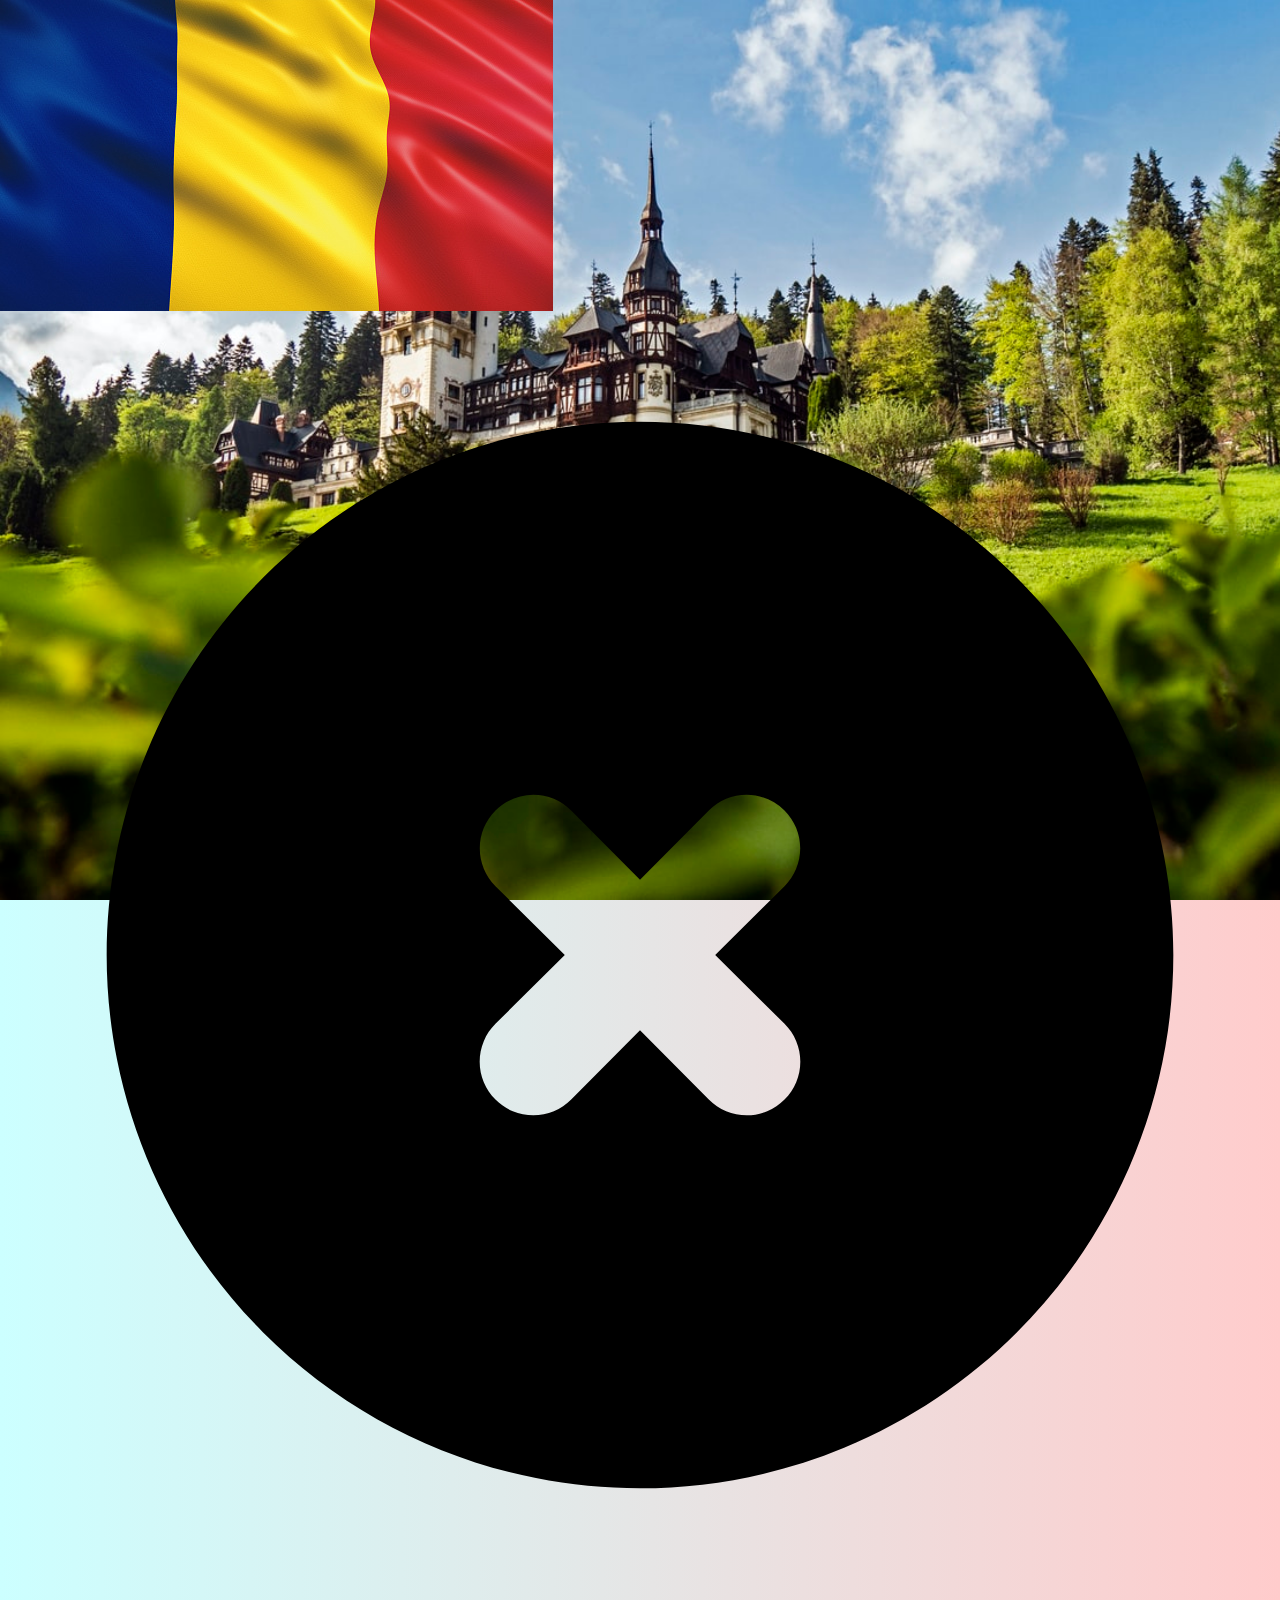
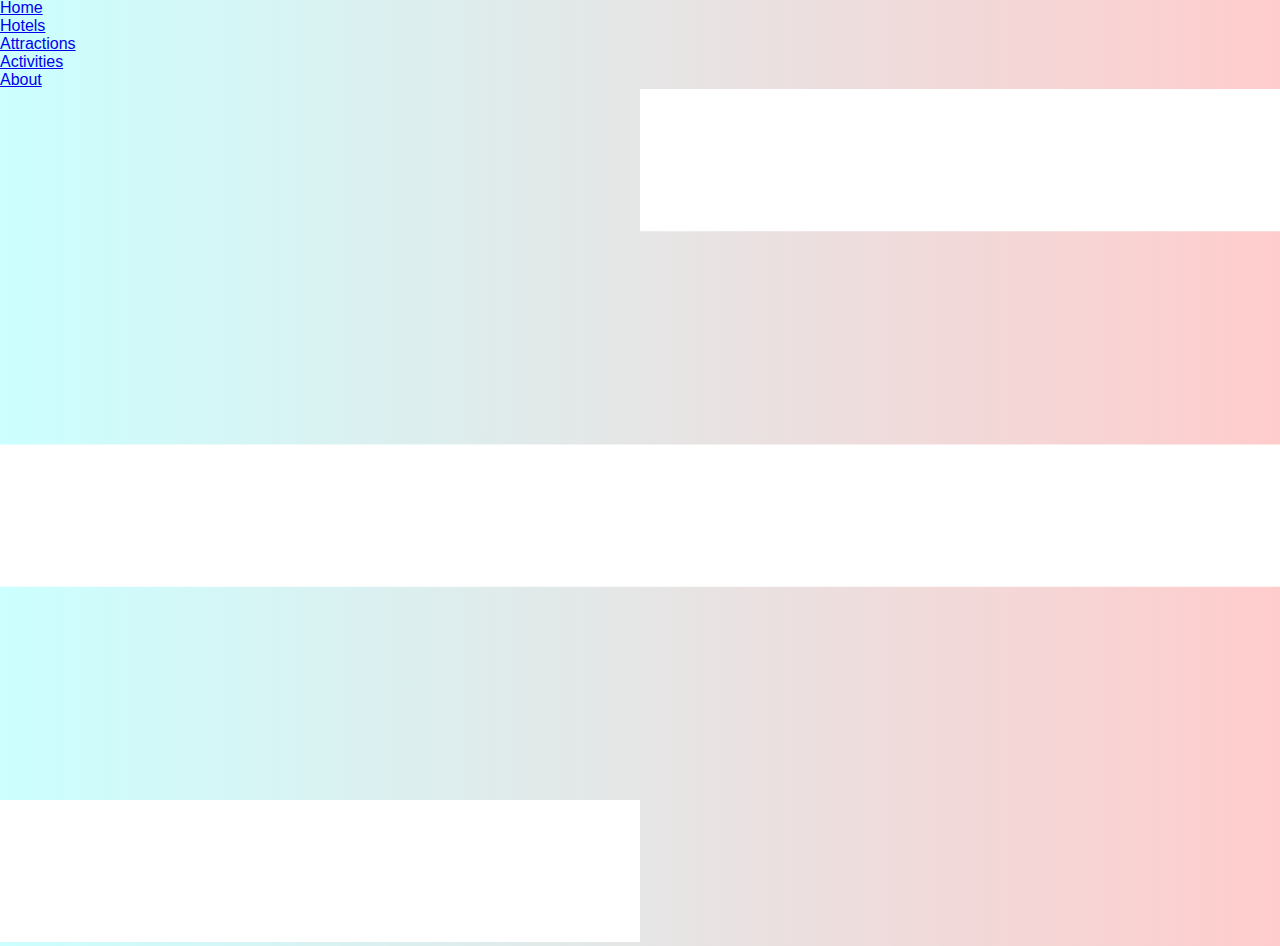
<file: index.html>
<!DOCTYPE html>
<html lang="en">
<head>
    <meta charset="UTF-8">
    <title>Travel to Romania</title>
    <link rel = "stylesheet" href = "css/main.css">
</head>
<body>
    <div class = "hero-img"></div>
    <div class = "wrapper">
        <header>
            <img src = "images/flagLogo.jpg" class = "logo" alt = "Romania">

            <nav>
                <svg class="close" viewBox="0 0 24 24" fill="none" xmlns="http://www.w3.org/2000/svg">
                    <path d="M12 2C10.0222 2 8.08879 2.58649 6.4443 3.6853C4.79981 4.78412 3.51809 6.3459 2.76121 8.17317C2.00433 10.0004 1.8063 12.0111 2.19215 13.9509C2.578 15.8907 3.53041 17.6725 4.92894 19.0711C6.32746 20.4696 8.10929 21.422 10.0491 21.8079C11.9889 22.1937 13.9996 21.9957 15.8268 21.2388C17.6541 20.4819 19.2159 19.2002 20.3147 17.5557C21.4135 15.9112 22 13.9778 22 12C22 10.6868 21.7413 9.38642 21.2388 8.17317C20.7363 6.95991 19.9997 5.85752 19.0711 4.92893C18.1425 4.00035 17.0401 3.26375 15.8268 2.7612C14.6136 2.25866 13.3132 2 12 2V2ZM14.71 13.29C14.8037 13.383 14.8781 13.4936 14.9289 13.6154C14.9797 13.7373 15.0058 13.868 15.0058 14C15.0058 14.132 14.9797 14.2627 14.9289 14.3846C14.8781 14.5064 14.8037 14.617 14.71 14.71C14.617 14.8037 14.5064 14.8781 14.3846 14.9289C14.2627 14.9797 14.132 15.0058 14 15.0058C13.868 15.0058 13.7373 14.9797 13.6154 14.9289C13.4936 14.8781 13.383 14.8037 13.29 14.71L12 13.41L10.71 14.71C10.617 14.8037 10.5064 14.8781 10.3846 14.9289C10.2627 14.9797 10.132 15.0058 10 15.0058C9.86799 15.0058 9.73729 14.9797 9.61543 14.9289C9.49357 14.8781 9.38297 14.8037 9.29 14.71C9.19628 14.617 9.12188 14.5064 9.07111 14.3846C9.02034 14.2627 8.99421 14.132 8.99421 14C8.99421 13.868 9.02034 13.7373 9.07111 13.6154C9.12188 13.4936 9.19628 13.383 9.29 13.29L10.59 12L9.29 10.71C9.1017 10.5217 8.99591 10.2663 8.99591 10C8.99591 9.7337 9.1017 9.4783 9.29 9.29C9.47831 9.1017 9.7337 8.99591 10 8.99591C10.2663 8.99591 10.5217 9.1017 10.71 9.29L12 10.59L13.29 9.29C13.4783 9.1017 13.7337 8.99591 14 8.99591C14.2663 8.99591 14.5217 9.1017 14.71 9.29C14.8983 9.4783 15.0041 9.7337 15.0041 10C15.0041 10.2663 14.8983 10.5217 14.71 10.71L13.41 12L14.71 13.29Z" fill="black"/>
                </svg>

                <ul>
                    <li><a href = "html/home.html">Home</a></li>
                    <li><a href = "html/hotels.html">Hotels</a></li>
                    <li><a href = "html/attractions.html">Attractions</a></li>
                    <li><a href = "html/activitis.html">Activities</a></li>
                    <li><a href = "html/about.html">About</a></li>
                </ul>
            </nav>

            <svg class="menu" viewBox="0 0 48 32" fill="none" xmlns="http://www.w3.org/2000/svg">
                <path d="M24 32H0V26.6667H24V32ZM48 18.6667H0V13.3333H48V18.6667ZM48 5.33333H24V0H48V5.33333Z" fill="white"/>
            </svg>

        </header>
    </div>

<script src = "js/main.js"></script>
</body>
</html>
</file>
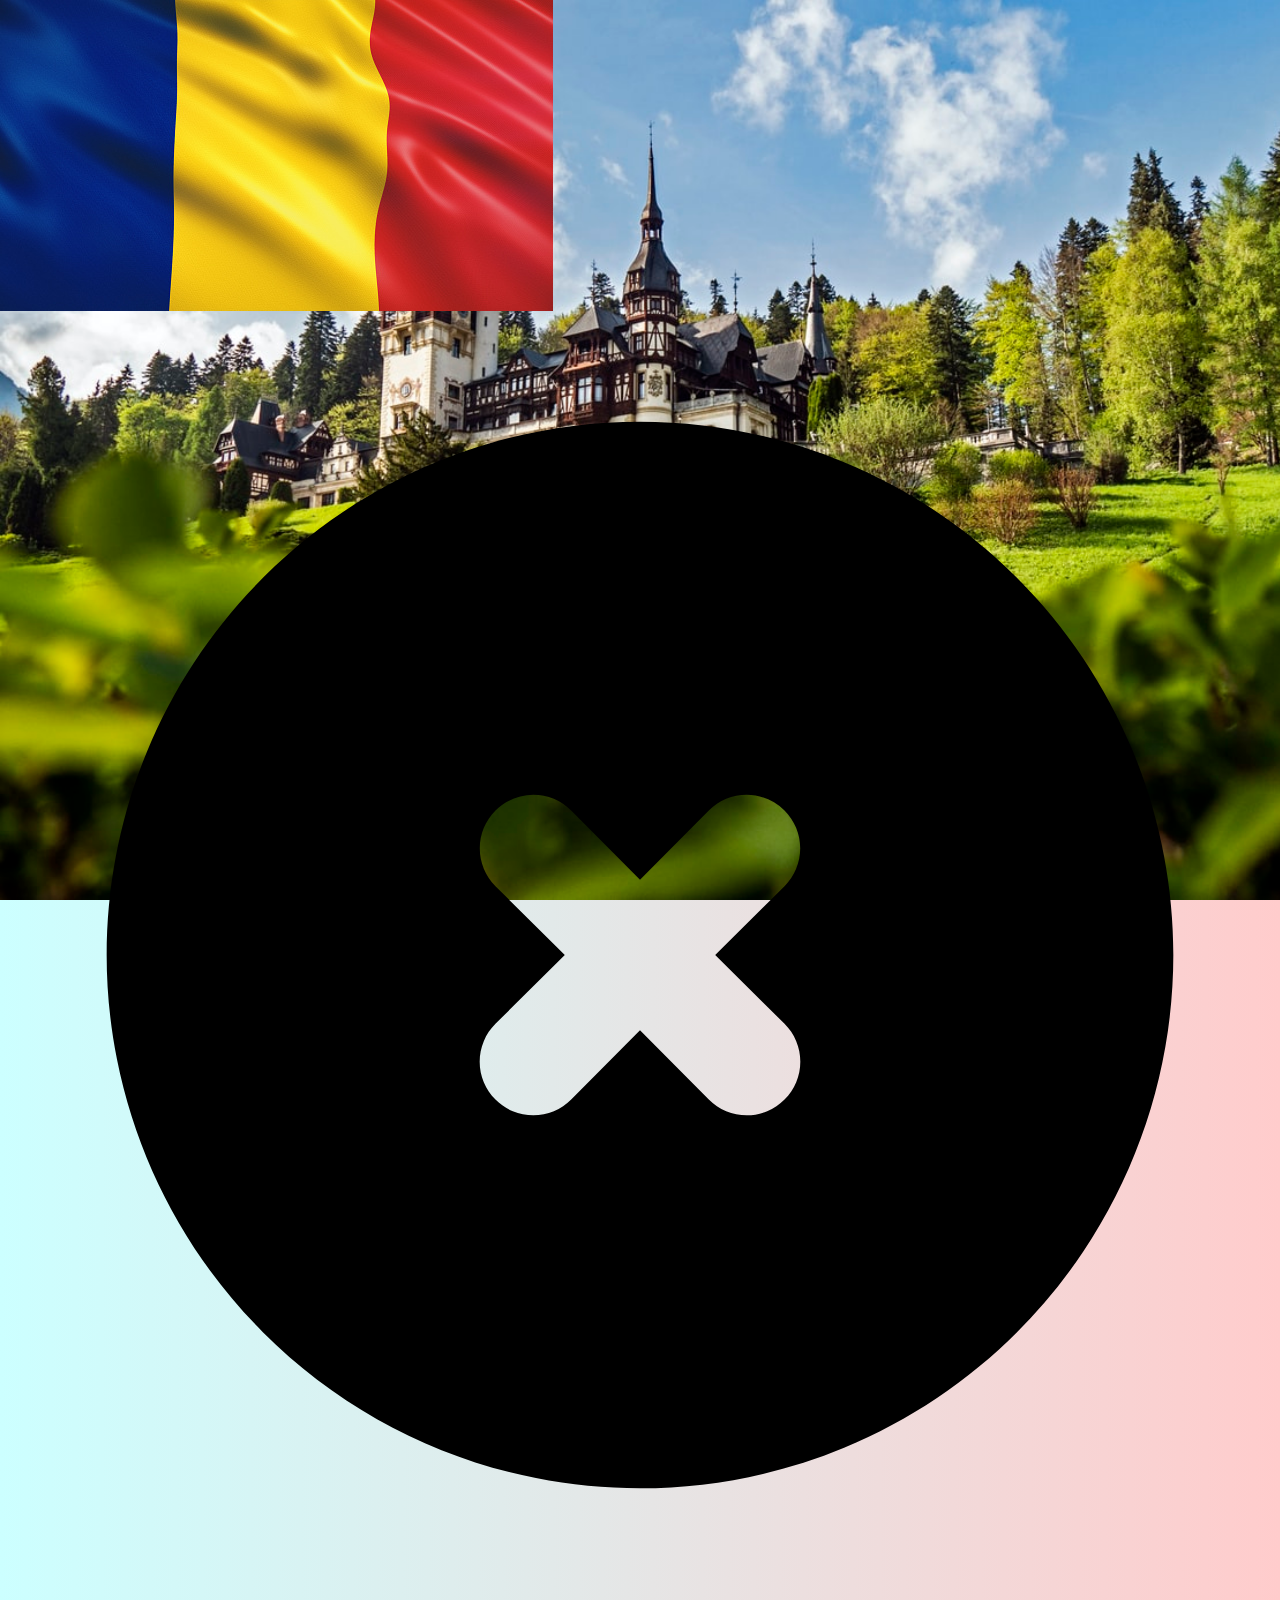
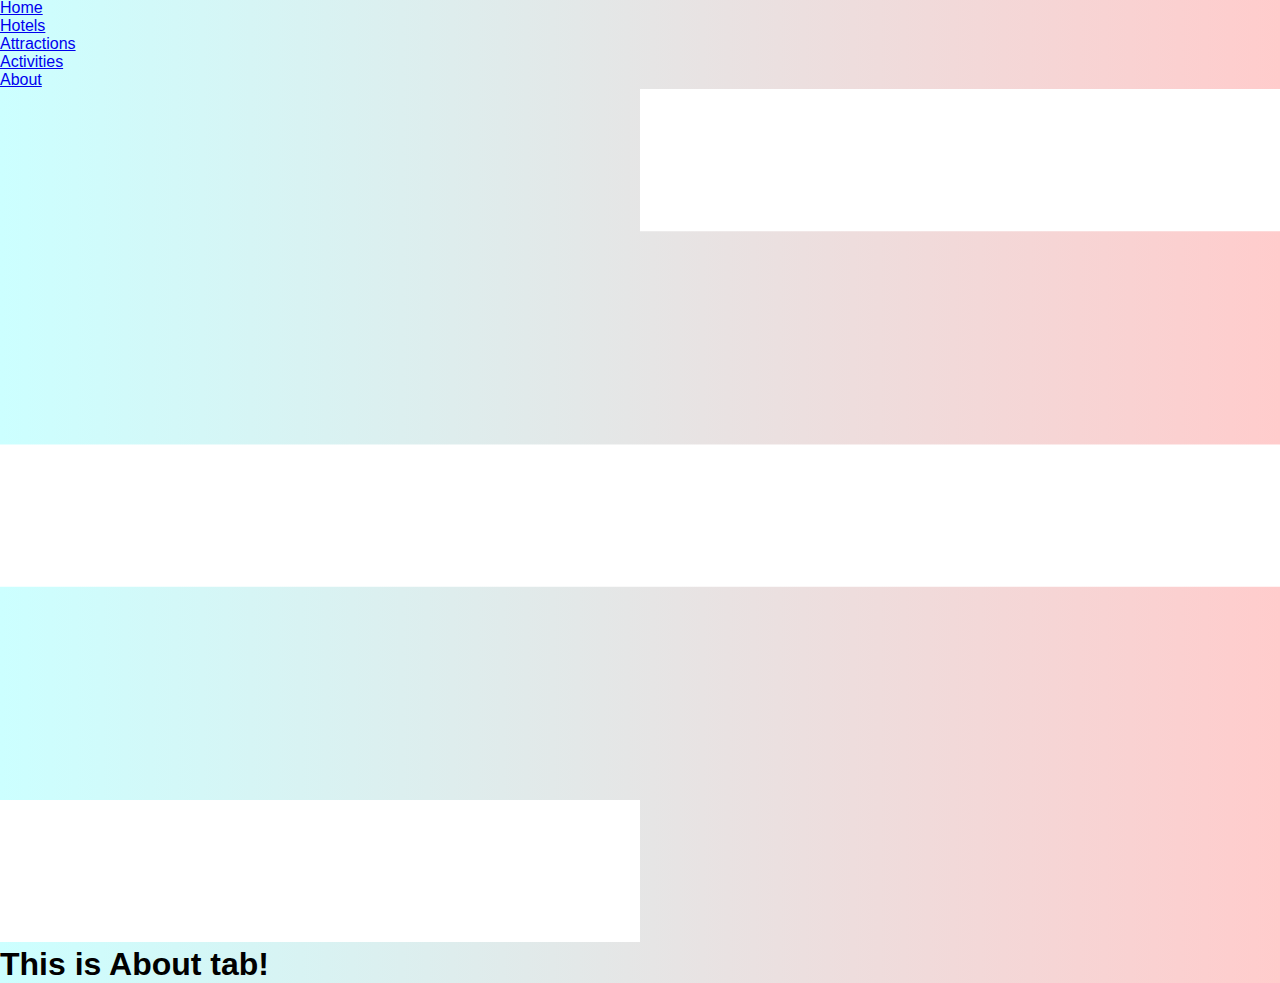
<file: html/about.html>
<!DOCTYPE html>
<html lang="en">
<head>
    <meta charset="UTF-8">
    <title>Travel to Romania</title>
    <link rel = "stylesheet" href = "../css/main.css">
</head>
<body>
<div class = "hero-img"></div>
<div class = "wrapper">
    <header>
        <img src = "../images/flagLogo.jpg" class = "logo" alt = "Romania">

        <nav>
            <svg class="close" viewBox="0 0 24 24" fill="none" xmlns="http://www.w3.org/2000/svg">
                <path d="M12 2C10.0222 2 8.08879 2.58649 6.4443 3.6853C4.79981 4.78412 3.51809 6.3459 2.76121 8.17317C2.00433 10.0004 1.8063 12.0111 2.19215 13.9509C2.578 15.8907 3.53041 17.6725 4.92894 19.0711C6.32746 20.4696 8.10929 21.422 10.0491 21.8079C11.9889 22.1937 13.9996 21.9957 15.8268 21.2388C17.6541 20.4819 19.2159 19.2002 20.3147 17.5557C21.4135 15.9112 22 13.9778 22 12C22 10.6868 21.7413 9.38642 21.2388 8.17317C20.7363 6.95991 19.9997 5.85752 19.0711 4.92893C18.1425 4.00035 17.0401 3.26375 15.8268 2.7612C14.6136 2.25866 13.3132 2 12 2V2ZM14.71 13.29C14.8037 13.383 14.8781 13.4936 14.9289 13.6154C14.9797 13.7373 15.0058 13.868 15.0058 14C15.0058 14.132 14.9797 14.2627 14.9289 14.3846C14.8781 14.5064 14.8037 14.617 14.71 14.71C14.617 14.8037 14.5064 14.8781 14.3846 14.9289C14.2627 14.9797 14.132 15.0058 14 15.0058C13.868 15.0058 13.7373 14.9797 13.6154 14.9289C13.4936 14.8781 13.383 14.8037 13.29 14.71L12 13.41L10.71 14.71C10.617 14.8037 10.5064 14.8781 10.3846 14.9289C10.2627 14.9797 10.132 15.0058 10 15.0058C9.86799 15.0058 9.73729 14.9797 9.61543 14.9289C9.49357 14.8781 9.38297 14.8037 9.29 14.71C9.19628 14.617 9.12188 14.5064 9.07111 14.3846C9.02034 14.2627 8.99421 14.132 8.99421 14C8.99421 13.868 9.02034 13.7373 9.07111 13.6154C9.12188 13.4936 9.19628 13.383 9.29 13.29L10.59 12L9.29 10.71C9.1017 10.5217 8.99591 10.2663 8.99591 10C8.99591 9.7337 9.1017 9.4783 9.29 9.29C9.47831 9.1017 9.7337 8.99591 10 8.99591C10.2663 8.99591 10.5217 9.1017 10.71 9.29L12 10.59L13.29 9.29C13.4783 9.1017 13.7337 8.99591 14 8.99591C14.2663 8.99591 14.5217 9.1017 14.71 9.29C14.8983 9.4783 15.0041 9.7337 15.0041 10C15.0041 10.2663 14.8983 10.5217 14.71 10.71L13.41 12L14.71 13.29Z" fill="black"/>
            </svg>

            <ul>
                <li><a href = "../index.html">Home</a></li>
                <li><a href = "hotels.html">Hotels</a></li>
                <li><a href = "attractions.html">Attractions</a></li>
                <li><a href = "activitis.html">Activities</a></li>
                <li><a href = "about.html">About</a></li>
            </ul>
        </nav>

        <svg class="menu" viewBox="0 0 48 32" fill="none" xmlns="http://www.w3.org/2000/svg">
            <path d="M24 32H0V26.6667H24V32ZM48 18.6667H0V13.3333H48V18.6667ZM48 5.33333H24V0H48V5.33333Z" fill="white"/>
        </svg>

    </header>
</div>
    <h1>This is About tab!</h1>
<script src = "../js/main.js"></script>
</body>
</html>
</file>
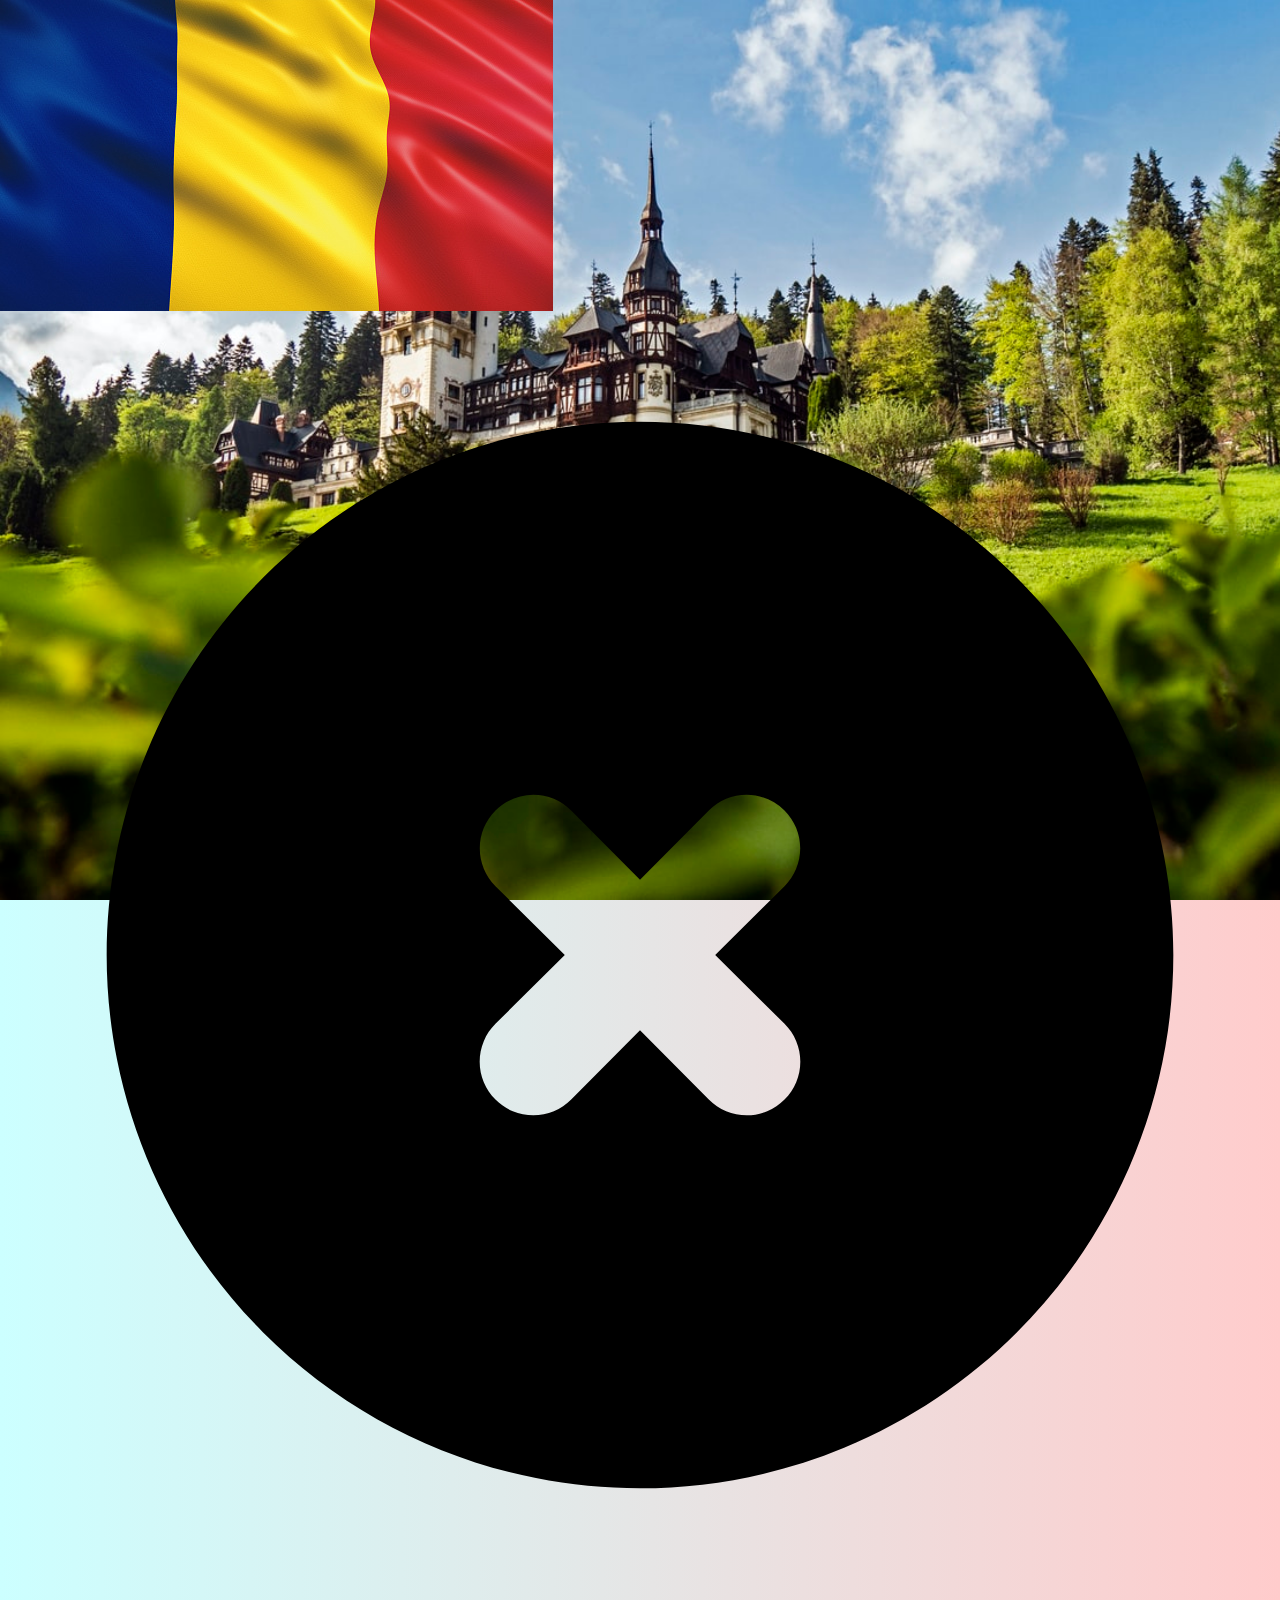
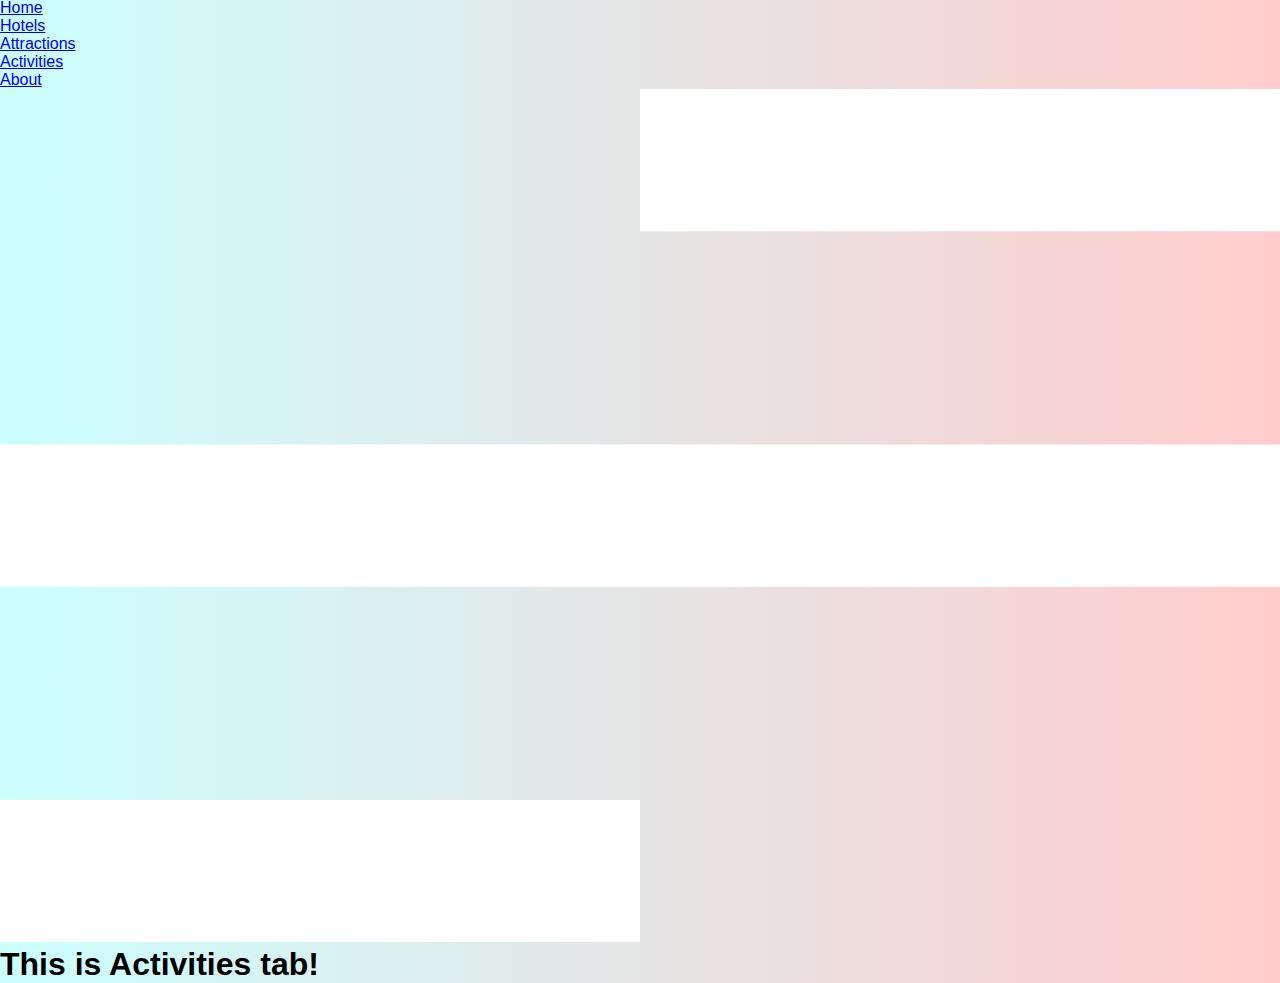
<file: html/activitis.html>
<!DOCTYPE html>
<html lang="en">
<head>
    <meta charset="UTF-8">
    <title>Travel to Romania</title>
    <link rel = "stylesheet" href = "../css/main.css">
</head>
<body>
<div class = "hero-img"></div>
<div class = "wrapper">
    <header>
        <img src = "../images/flagLogo.jpg" class = "logo" alt = "Romania">

        <nav>
            <svg class="close" viewBox="0 0 24 24" fill="none" xmlns="http://www.w3.org/2000/svg">
                <path d="M12 2C10.0222 2 8.08879 2.58649 6.4443 3.6853C4.79981 4.78412 3.51809 6.3459 2.76121 8.17317C2.00433 10.0004 1.8063 12.0111 2.19215 13.9509C2.578 15.8907 3.53041 17.6725 4.92894 19.0711C6.32746 20.4696 8.10929 21.422 10.0491 21.8079C11.9889 22.1937 13.9996 21.9957 15.8268 21.2388C17.6541 20.4819 19.2159 19.2002 20.3147 17.5557C21.4135 15.9112 22 13.9778 22 12C22 10.6868 21.7413 9.38642 21.2388 8.17317C20.7363 6.95991 19.9997 5.85752 19.0711 4.92893C18.1425 4.00035 17.0401 3.26375 15.8268 2.7612C14.6136 2.25866 13.3132 2 12 2V2ZM14.71 13.29C14.8037 13.383 14.8781 13.4936 14.9289 13.6154C14.9797 13.7373 15.0058 13.868 15.0058 14C15.0058 14.132 14.9797 14.2627 14.9289 14.3846C14.8781 14.5064 14.8037 14.617 14.71 14.71C14.617 14.8037 14.5064 14.8781 14.3846 14.9289C14.2627 14.9797 14.132 15.0058 14 15.0058C13.868 15.0058 13.7373 14.9797 13.6154 14.9289C13.4936 14.8781 13.383 14.8037 13.29 14.71L12 13.41L10.71 14.71C10.617 14.8037 10.5064 14.8781 10.3846 14.9289C10.2627 14.9797 10.132 15.0058 10 15.0058C9.86799 15.0058 9.73729 14.9797 9.61543 14.9289C9.49357 14.8781 9.38297 14.8037 9.29 14.71C9.19628 14.617 9.12188 14.5064 9.07111 14.3846C9.02034 14.2627 8.99421 14.132 8.99421 14C8.99421 13.868 9.02034 13.7373 9.07111 13.6154C9.12188 13.4936 9.19628 13.383 9.29 13.29L10.59 12L9.29 10.71C9.1017 10.5217 8.99591 10.2663 8.99591 10C8.99591 9.7337 9.1017 9.4783 9.29 9.29C9.47831 9.1017 9.7337 8.99591 10 8.99591C10.2663 8.99591 10.5217 9.1017 10.71 9.29L12 10.59L13.29 9.29C13.4783 9.1017 13.7337 8.99591 14 8.99591C14.2663 8.99591 14.5217 9.1017 14.71 9.29C14.8983 9.4783 15.0041 9.7337 15.0041 10C15.0041 10.2663 14.8983 10.5217 14.71 10.71L13.41 12L14.71 13.29Z" fill="black"/>
            </svg>

            <ul>
                <li><a href = "../index.html">Home</a></li>
                <li><a href = "hotels.html">Hotels</a></li>
                <li><a href = "attractions.html">Attractions</a></li>
                <li><a href = "activitis.html">Activities</a></li>
                <li><a href = "about.html">About</a></li>
            </ul>
        </nav>

        <svg class="menu" viewBox="0 0 48 32" fill="none" xmlns="http://www.w3.org/2000/svg">
            <path d="M24 32H0V26.6667H24V32ZM48 18.6667H0V13.3333H48V18.6667ZM48 5.33333H24V0H48V5.33333Z" fill="white"/>
        </svg>

    </header>
</div>
<h1>This is Activities tab!</h1>
<script src = "../js/main.js"></script>
</body>
</html>
</file>
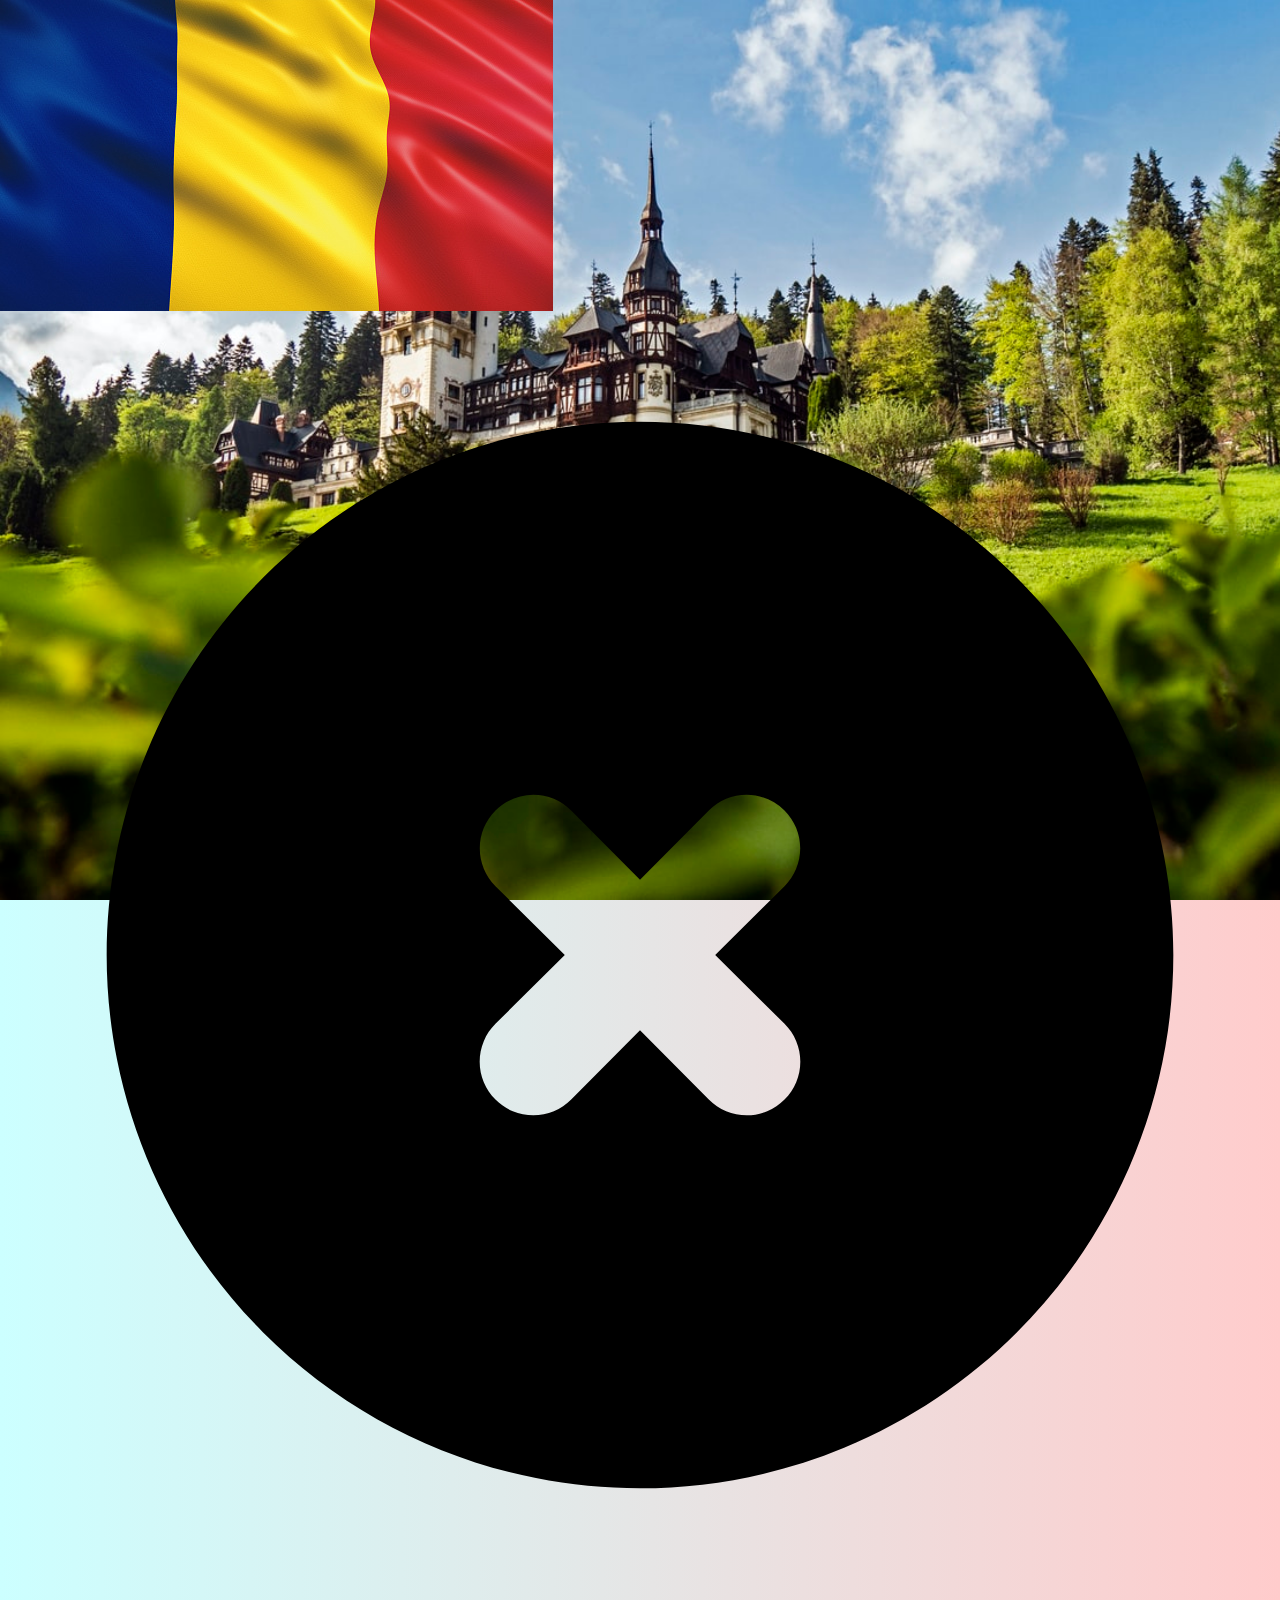
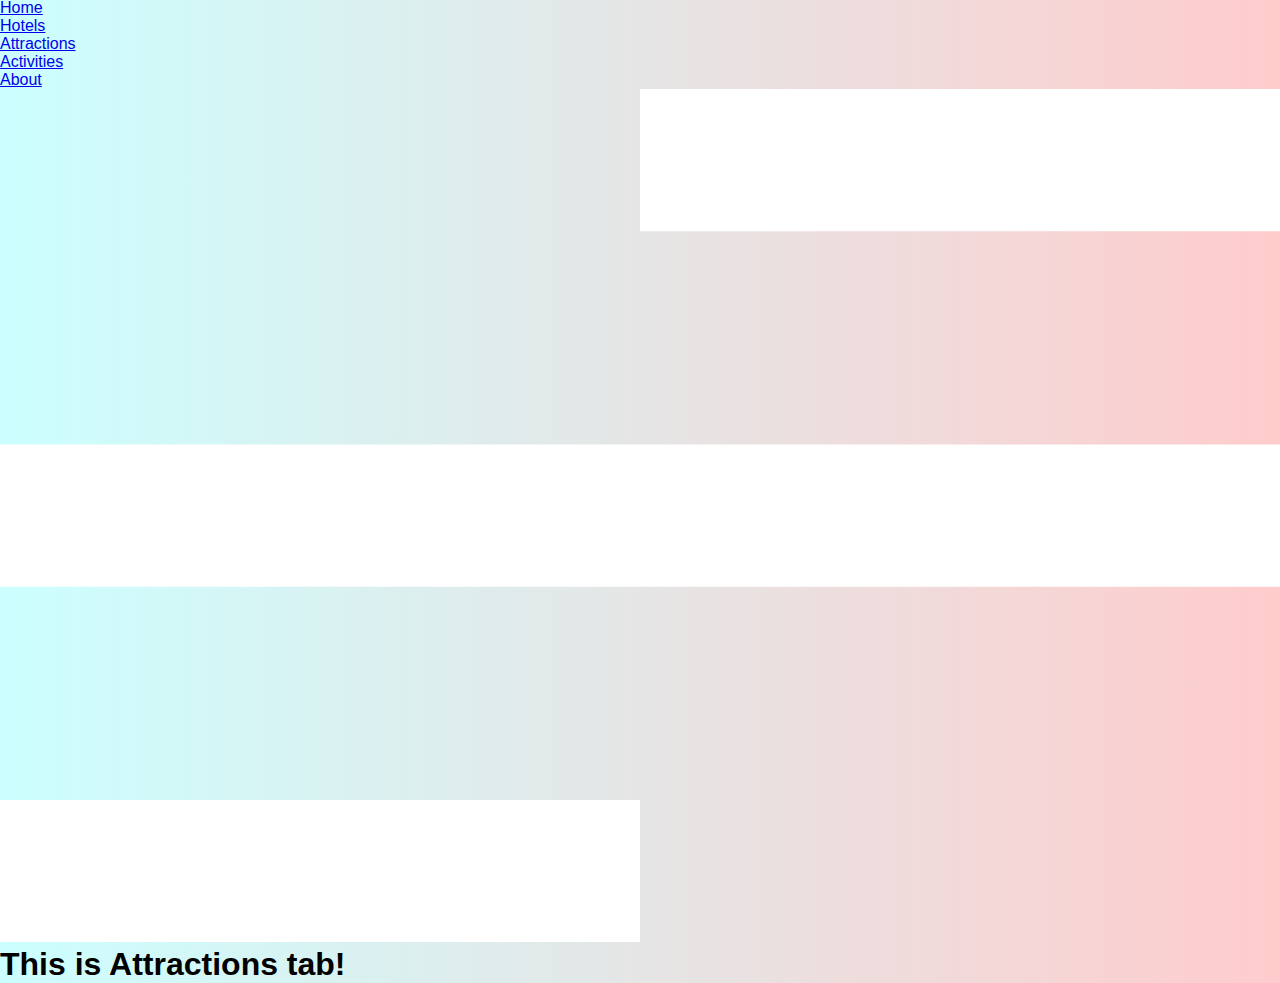
<file: html/attractions.html>
<!DOCTYPE html>
<html lang="en">
<head>
    <meta charset="UTF-8">
    <title>Travel to Romania</title>
    <link rel = "stylesheet" href = "../css/main.css">
</head>
<body>
<div class = "hero-img"></div>
<div class = "wrapper">
    <header>
        <img src = "../images/flagLogo.jpg" class = "logo" alt = "Romania">

        <nav>
            <svg class="close" viewBox="0 0 24 24" fill="none" xmlns="http://www.w3.org/2000/svg">
                <path d="M12 2C10.0222 2 8.08879 2.58649 6.4443 3.6853C4.79981 4.78412 3.51809 6.3459 2.76121 8.17317C2.00433 10.0004 1.8063 12.0111 2.19215 13.9509C2.578 15.8907 3.53041 17.6725 4.92894 19.0711C6.32746 20.4696 8.10929 21.422 10.0491 21.8079C11.9889 22.1937 13.9996 21.9957 15.8268 21.2388C17.6541 20.4819 19.2159 19.2002 20.3147 17.5557C21.4135 15.9112 22 13.9778 22 12C22 10.6868 21.7413 9.38642 21.2388 8.17317C20.7363 6.95991 19.9997 5.85752 19.0711 4.92893C18.1425 4.00035 17.0401 3.26375 15.8268 2.7612C14.6136 2.25866 13.3132 2 12 2V2ZM14.71 13.29C14.8037 13.383 14.8781 13.4936 14.9289 13.6154C14.9797 13.7373 15.0058 13.868 15.0058 14C15.0058 14.132 14.9797 14.2627 14.9289 14.3846C14.8781 14.5064 14.8037 14.617 14.71 14.71C14.617 14.8037 14.5064 14.8781 14.3846 14.9289C14.2627 14.9797 14.132 15.0058 14 15.0058C13.868 15.0058 13.7373 14.9797 13.6154 14.9289C13.4936 14.8781 13.383 14.8037 13.29 14.71L12 13.41L10.71 14.71C10.617 14.8037 10.5064 14.8781 10.3846 14.9289C10.2627 14.9797 10.132 15.0058 10 15.0058C9.86799 15.0058 9.73729 14.9797 9.61543 14.9289C9.49357 14.8781 9.38297 14.8037 9.29 14.71C9.19628 14.617 9.12188 14.5064 9.07111 14.3846C9.02034 14.2627 8.99421 14.132 8.99421 14C8.99421 13.868 9.02034 13.7373 9.07111 13.6154C9.12188 13.4936 9.19628 13.383 9.29 13.29L10.59 12L9.29 10.71C9.1017 10.5217 8.99591 10.2663 8.99591 10C8.99591 9.7337 9.1017 9.4783 9.29 9.29C9.47831 9.1017 9.7337 8.99591 10 8.99591C10.2663 8.99591 10.5217 9.1017 10.71 9.29L12 10.59L13.29 9.29C13.4783 9.1017 13.7337 8.99591 14 8.99591C14.2663 8.99591 14.5217 9.1017 14.71 9.29C14.8983 9.4783 15.0041 9.7337 15.0041 10C15.0041 10.2663 14.8983 10.5217 14.71 10.71L13.41 12L14.71 13.29Z" fill="black"/>
            </svg>

            <ul>
                <li><a href = "../index.html">Home</a></li>
                <li><a href = "hotels.html">Hotels</a></li>
                <li><a href = "attractions.html">Attractions</a></li>
                <li><a href = "activitis.html">Activities</a></li>
                <li><a href = "about.html">About</a></li>
            </ul>
        </nav>

        <svg class="menu" viewBox="0 0 48 32" fill="none" xmlns="http://www.w3.org/2000/svg">
            <path d="M24 32H0V26.6667H24V32ZM48 18.6667H0V13.3333H48V18.6667ZM48 5.33333H24V0H48V5.33333Z" fill="white"/>
        </svg>

    </header>
</div>
<h1>This is Attractions tab!</h1>
<script src = "../js/main.js"></script>
</body>
</html>
</file>
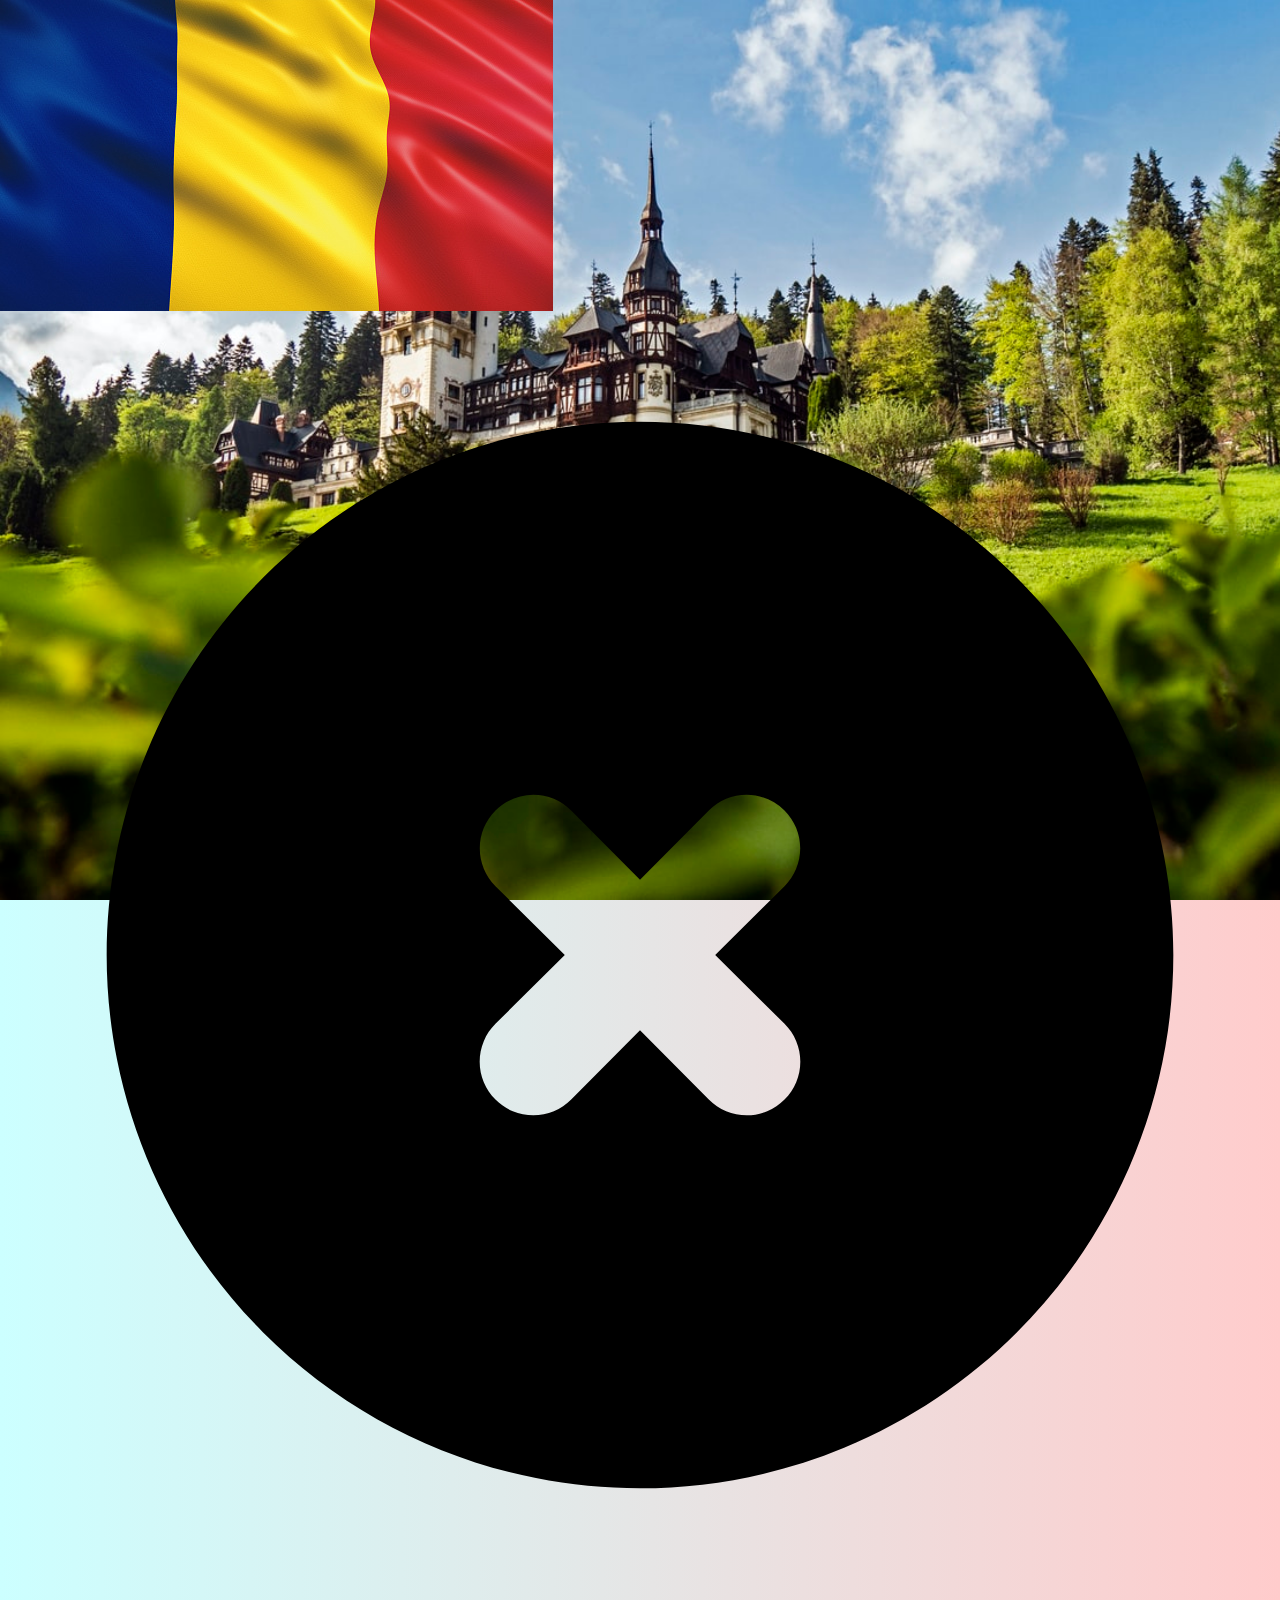
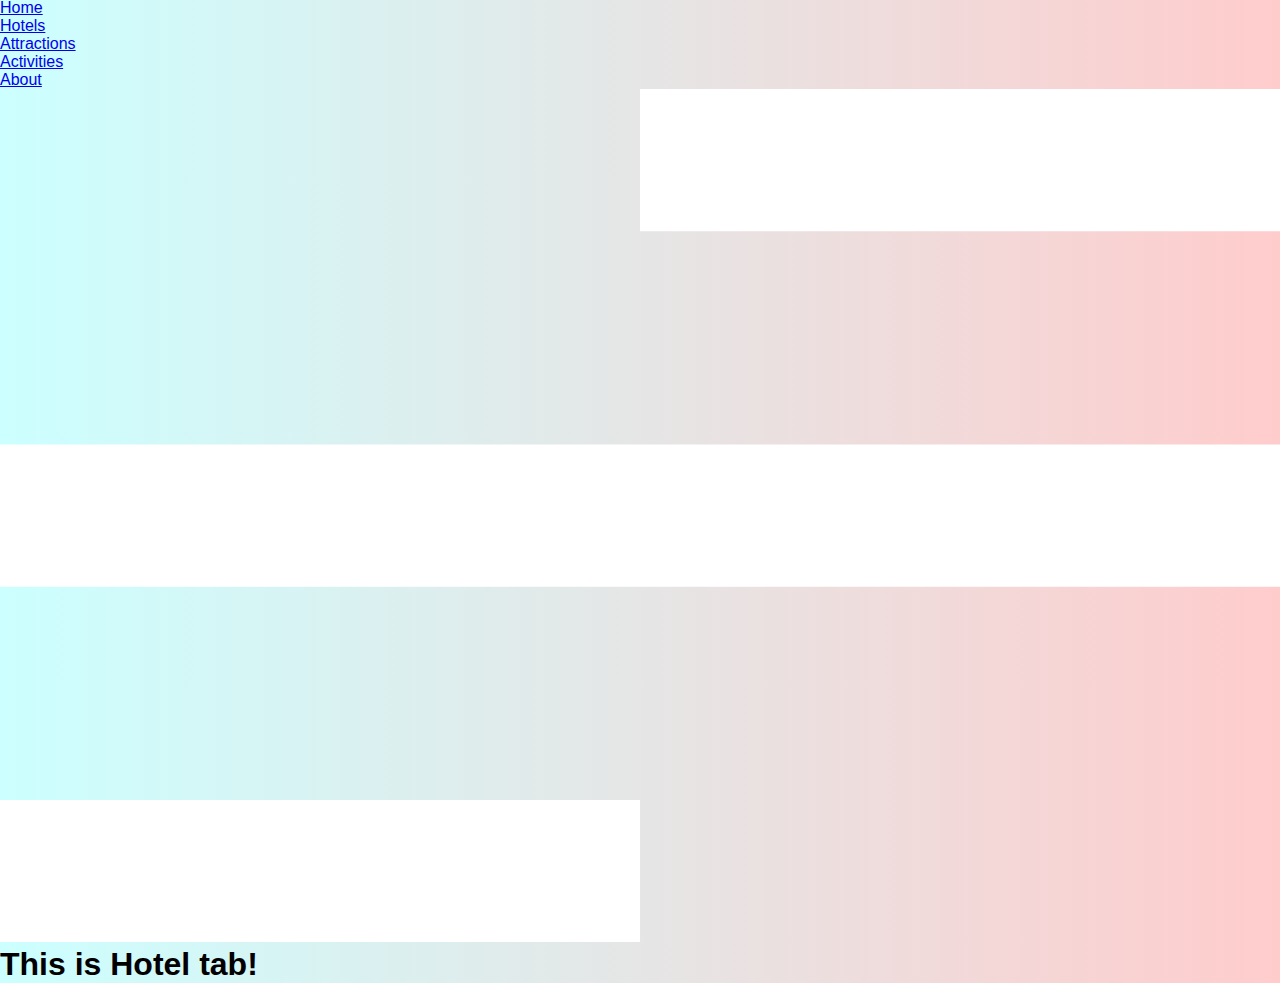
<file: html/hotels.html>
<!DOCTYPE html>
<html lang="en">
<head>
    <meta charset="UTF-8">
    <title>Travel to Romania</title>
    <link rel = "stylesheet" href = "../css/main.css">
</head>
<body>
<div class = "hero-img"></div>
<div class = "wrapper">
    <header>
        <img src = "../images/flagLogo.jpg" class = "logo" alt = "Romania">

        <nav>
            <svg class="close" viewBox="0 0 24 24" fill="none" xmlns="http://www.w3.org/2000/svg">
                <path d="M12 2C10.0222 2 8.08879 2.58649 6.4443 3.6853C4.79981 4.78412 3.51809 6.3459 2.76121 8.17317C2.00433 10.0004 1.8063 12.0111 2.19215 13.9509C2.578 15.8907 3.53041 17.6725 4.92894 19.0711C6.32746 20.4696 8.10929 21.422 10.0491 21.8079C11.9889 22.1937 13.9996 21.9957 15.8268 21.2388C17.6541 20.4819 19.2159 19.2002 20.3147 17.5557C21.4135 15.9112 22 13.9778 22 12C22 10.6868 21.7413 9.38642 21.2388 8.17317C20.7363 6.95991 19.9997 5.85752 19.0711 4.92893C18.1425 4.00035 17.0401 3.26375 15.8268 2.7612C14.6136 2.25866 13.3132 2 12 2V2ZM14.71 13.29C14.8037 13.383 14.8781 13.4936 14.9289 13.6154C14.9797 13.7373 15.0058 13.868 15.0058 14C15.0058 14.132 14.9797 14.2627 14.9289 14.3846C14.8781 14.5064 14.8037 14.617 14.71 14.71C14.617 14.8037 14.5064 14.8781 14.3846 14.9289C14.2627 14.9797 14.132 15.0058 14 15.0058C13.868 15.0058 13.7373 14.9797 13.6154 14.9289C13.4936 14.8781 13.383 14.8037 13.29 14.71L12 13.41L10.71 14.71C10.617 14.8037 10.5064 14.8781 10.3846 14.9289C10.2627 14.9797 10.132 15.0058 10 15.0058C9.86799 15.0058 9.73729 14.9797 9.61543 14.9289C9.49357 14.8781 9.38297 14.8037 9.29 14.71C9.19628 14.617 9.12188 14.5064 9.07111 14.3846C9.02034 14.2627 8.99421 14.132 8.99421 14C8.99421 13.868 9.02034 13.7373 9.07111 13.6154C9.12188 13.4936 9.19628 13.383 9.29 13.29L10.59 12L9.29 10.71C9.1017 10.5217 8.99591 10.2663 8.99591 10C8.99591 9.7337 9.1017 9.4783 9.29 9.29C9.47831 9.1017 9.7337 8.99591 10 8.99591C10.2663 8.99591 10.5217 9.1017 10.71 9.29L12 10.59L13.29 9.29C13.4783 9.1017 13.7337 8.99591 14 8.99591C14.2663 8.99591 14.5217 9.1017 14.71 9.29C14.8983 9.4783 15.0041 9.7337 15.0041 10C15.0041 10.2663 14.8983 10.5217 14.71 10.71L13.41 12L14.71 13.29Z" fill="black"/>
            </svg>

            <ul>
                <li><a href = "../index.html">Home</a></li>
                <li><a href = "hotels.html">Hotels</a></li>
                <li><a href = "attractions.html">Attractions</a></li>
                <li><a href = "activitis.html">Activities</a></li>
                <li><a href = "about.html">About</a></li>
            </ul>
        </nav>

        <svg class="menu" viewBox="0 0 48 32" fill="none" xmlns="http://www.w3.org/2000/svg">
            <path d="M24 32H0V26.6667H24V32ZM48 18.6667H0V13.3333H48V18.6667ZM48 5.33333H24V0H48V5.33333Z" fill="white"/>
        </svg>

    </header>
</div>
<h1>This is Hotel tab!</h1>
<script src = "../js/main.js"></script>
</body>
</html>
</file>
<file: css/main.css>
* {
    margin: 0;
    padding: 0;
    font-family: 'Poppins', sans-serif;
}

body {
    background: linear-gradient(90deg, #CCFFFF, #FFCCCC);
    position: relative;

}

.hero-img {
    position: absolute;
    top: 0;
    left: 0;
    background-image: url("../images/bkg-home.jpg");
    background-repeat: no-repeat;
    background-attachment: fixed;
    background-size: cover;
    width: 100%;
    height: 100%;
    z-index: -1;
}
main {
    display: flex;
    flex-direction: column;
    padding-left: 5em;
}



.travel-safe {
    padding-top: 6em;
}

.sub-title {
    padding-bottom: 6px;
}

.list {
    padding-bottom: 6px;
}
</file>
